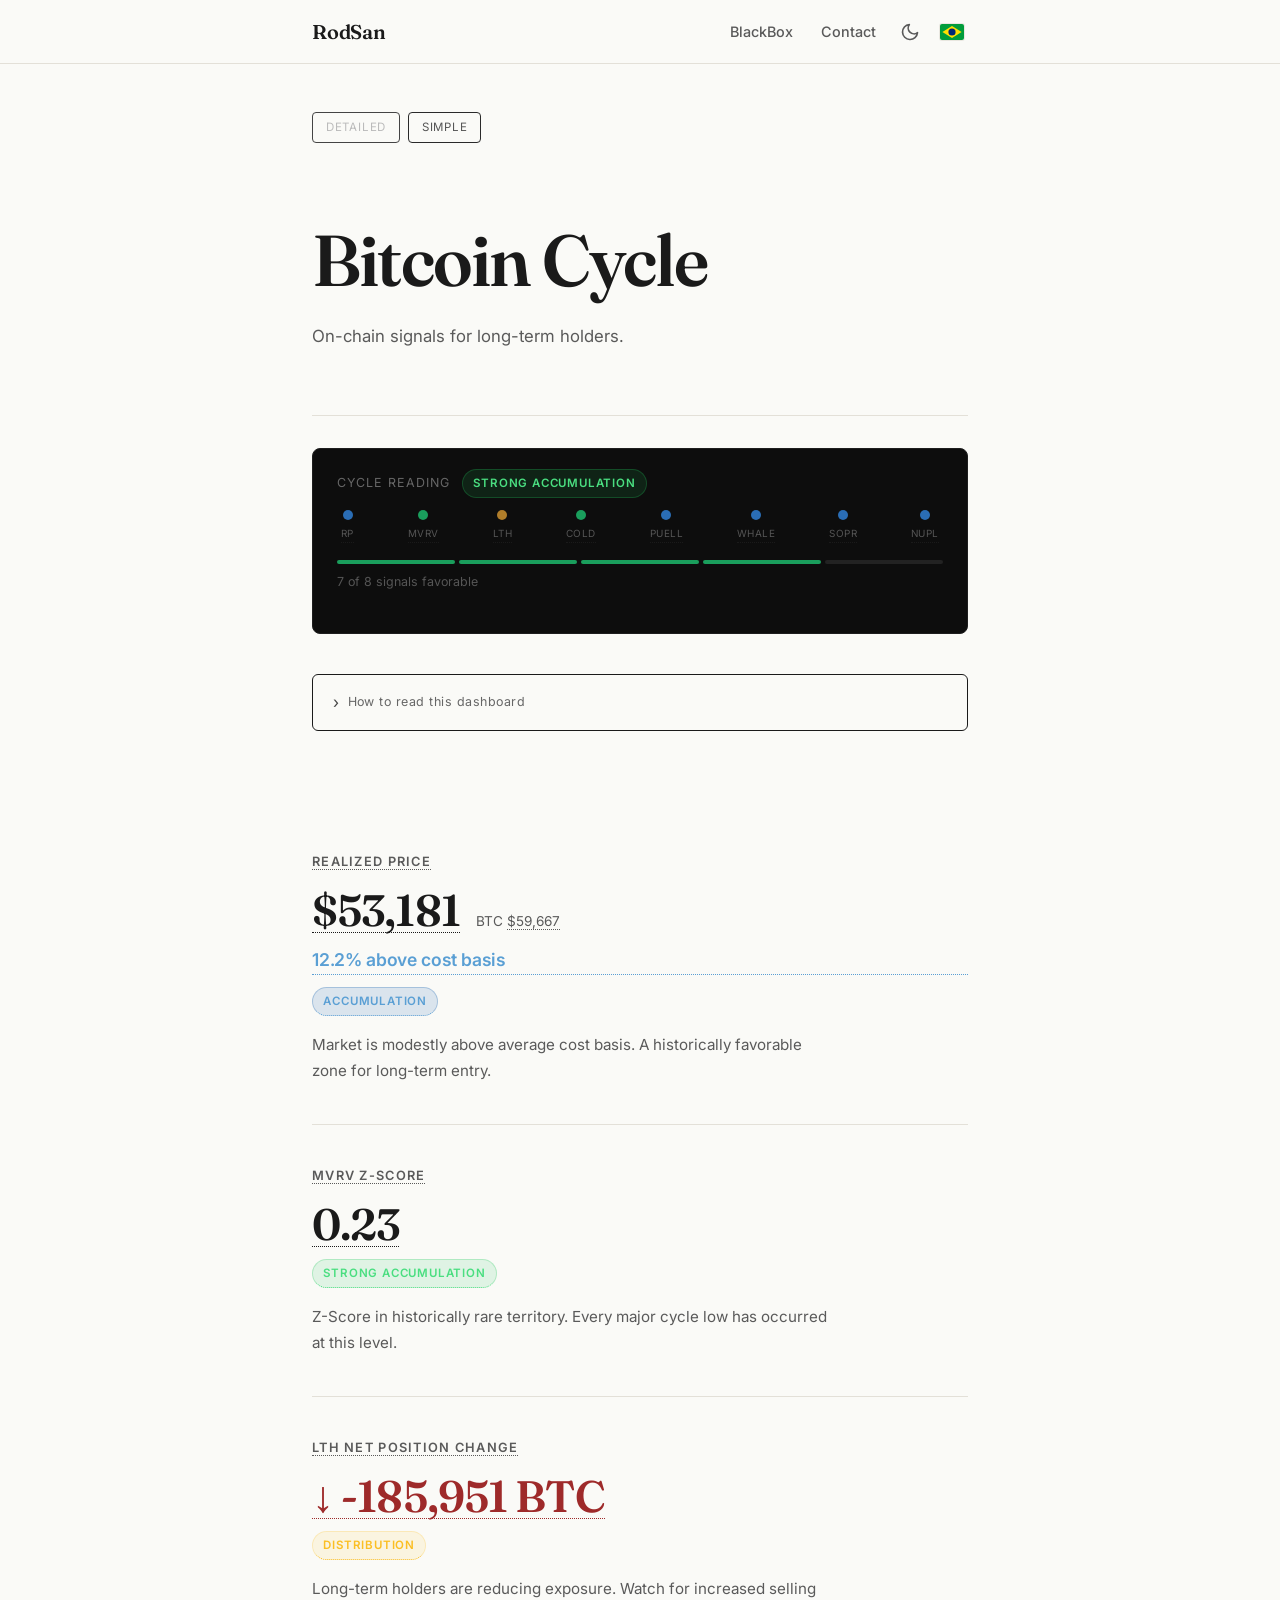
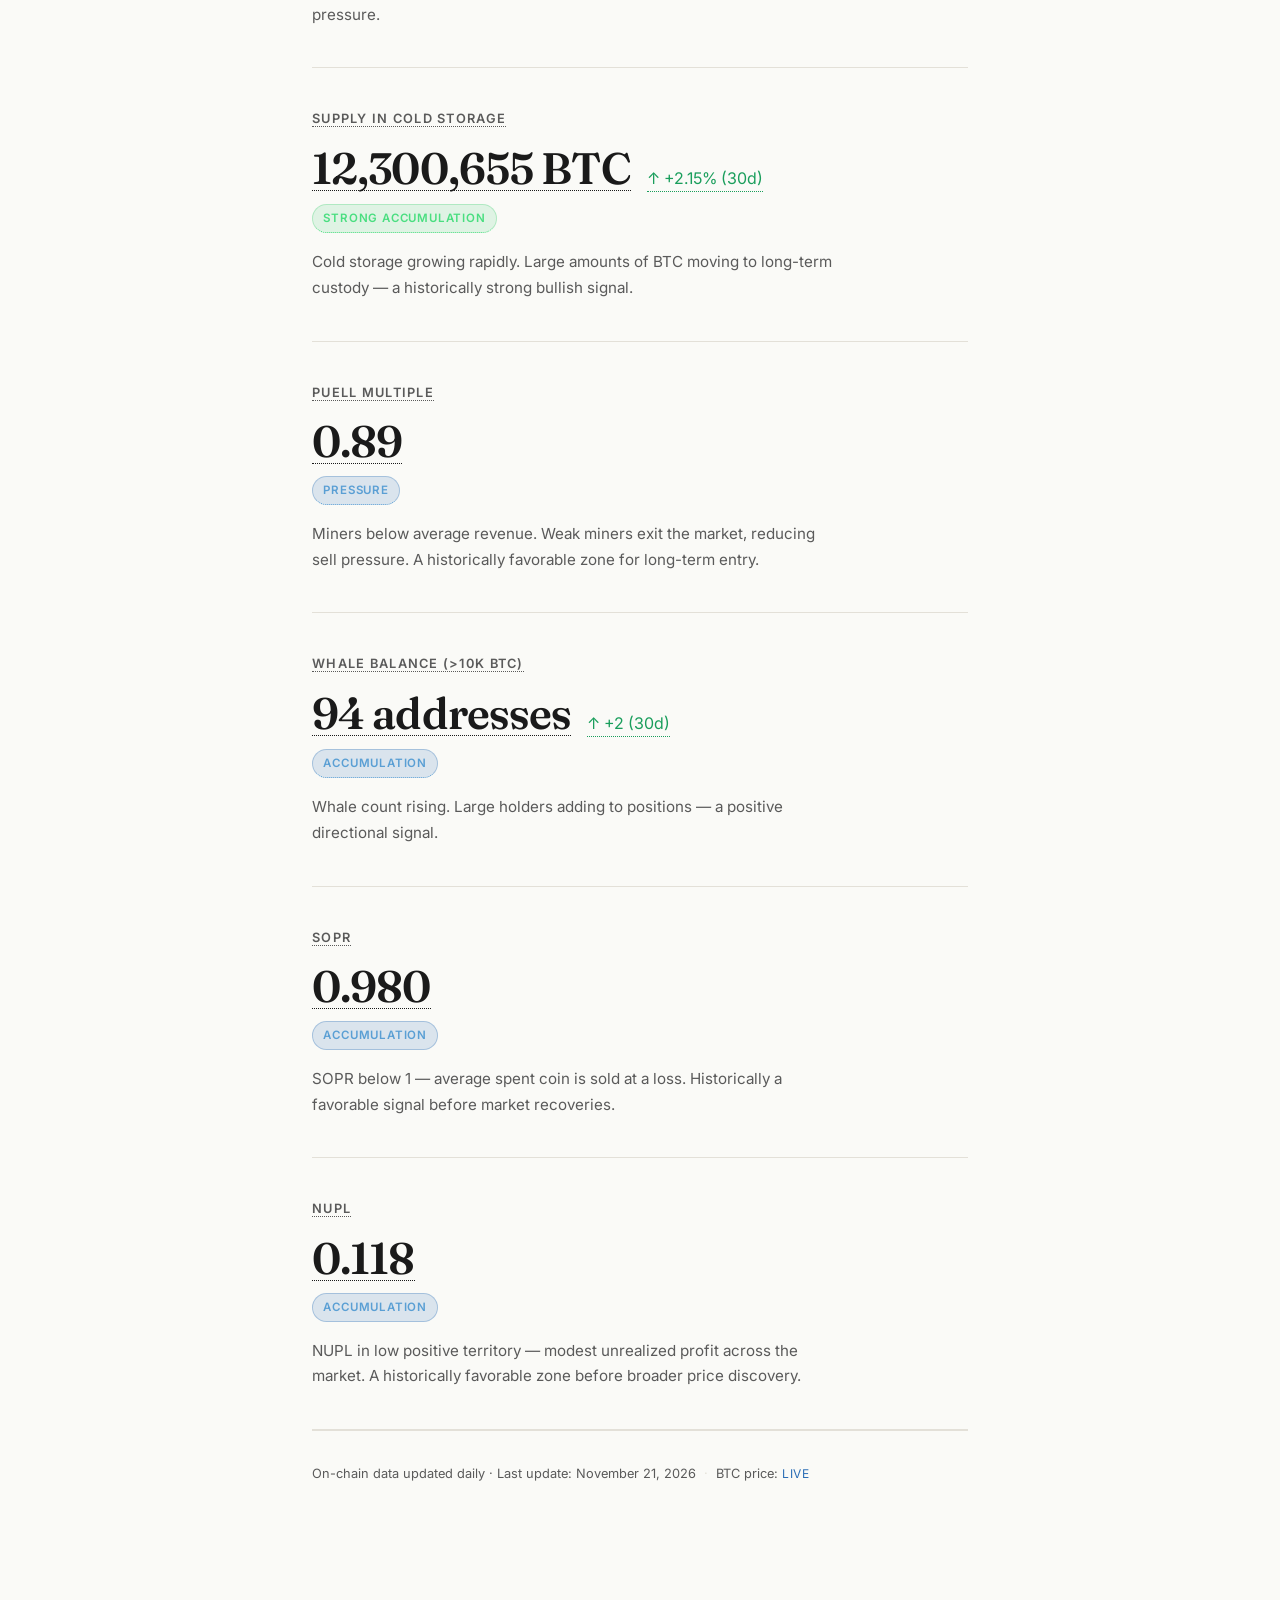
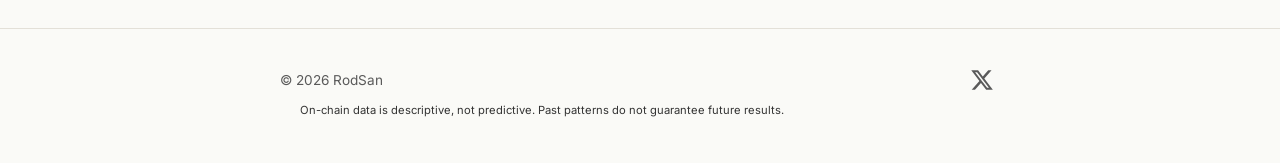
<file: index.html>
<!DOCTYPE html>
<html lang="en">
<head>
  <meta charset="UTF-8">
  <meta name="viewport" content="width=device-width, initial-scale=1.0">
  <title>Bitcoin Cycle | BlackBox</title>
  <meta name="description" content="On-chain signals for long-term Bitcoin holders — realized price, MVRV Z-Score, and cycle zone analysis.">

  <link rel="alternate" hreflang="en" href="https://0xrodsan.github.io/btc-cycle/">
  <link rel="alternate" hreflang="x-default" href="https://0xrodsan.github.io/btc-cycle/">
  <link rel="canonical" href="https://0xrodsan.github.io/btc-cycle/">

  <link rel="preconnect" href="https://fonts.googleapis.com">
  <link rel="preconnect" href="https://fonts.gstatic.com" crossorigin>
  <link href="https://fonts.googleapis.com/css2?family=Fraunces:ital,wght@0,400;0,600;0,700;1,400&family=Inter:wght@400;500;600&display=swap" rel="stylesheet">

  <link rel="stylesheet" href="style.css">

  <!-- Prevent flash of wrong theme -->
  <script>
    (function () {
      var stored = localStorage.getItem("theme");
      var prefersDark = window.matchMedia("(prefers-color-scheme: dark)").matches;
      document.documentElement.setAttribute("data-theme", stored || (prefersDark ? "dark" : "light"));
    })();
  </script>

  <script src="config.js"></script>
</head>
<body>

  <!-- ============================================================
       Header
       ============================================================ -->
  <header class="site-header">
    <div class="header-inner">
      <a href="https://0xrodsan.github.io/" class="site-logo">RodSan</a>

      <nav class="site-nav" aria-label="Main navigation">
        <ul class="nav-list">
          <li class="nav-item"><a href="https://0xrodsan.github.io/blackbox/" class="nav-link">BlackBox</a></li>
          <li class="nav-item"><a href="https://0xrodsan.github.io/contato.html" class="nav-link">Contact</a></li>
        </ul>
      </nav>

      <div class="header-actions">
        <button type="button" class="theme-toggle" aria-label="Toggle light/dark theme" title="Toggle theme">
          <svg class="icon-sun" xmlns="http://www.w3.org/2000/svg" width="20" height="20" viewBox="0 0 24 24" fill="none" stroke="currentColor" stroke-width="2" stroke-linecap="round" stroke-linejoin="round" aria-hidden="true">
            <circle cx="12" cy="12" r="4"></circle>
            <path d="M12 2v2M12 20v2M4.93 4.93l1.41 1.41M17.66 17.66l1.41 1.41M2 12h2M20 12h2M4.93 19.07l1.41-1.41M17.66 6.34l1.41-1.41"></path>
          </svg>
          <svg class="icon-moon" xmlns="http://www.w3.org/2000/svg" width="20" height="20" viewBox="0 0 24 24" fill="none" stroke="currentColor" stroke-width="2" stroke-linecap="round" stroke-linejoin="round" aria-hidden="true">
            <path d="M21 12.79A9 9 0 1 1 11.21 3 7 7 0 0 0 21 12.79z"></path>
          </svg>
        </button>

        <a href="./pt/" class="lang-flag" aria-label="Português — coming soon" title="Português — coming soon">
          <svg xmlns="http://www.w3.org/2000/svg" viewBox="0 0 30 20" width="24" height="16" aria-hidden="true">
            <rect width="30" height="20" fill="#009c3b"/>
            <polygon points="15,2.5 27,10 15,17.5 3,10" fill="#ffdf00"/>
            <circle cx="15" cy="10" r="4.5" fill="#002776"/>
          </svg>
        </a>

        <button type="button" class="menu-toggle" aria-label="Open menu" aria-expanded="false" aria-controls="mobile-nav">
          <span></span>
          <span></span>
          <span></span>
        </button>
      </div>
    </div>

    <nav id="mobile-nav" class="mobile-nav" aria-label="Mobile navigation" hidden>
      <ul class="mobile-nav-list">
        <li class="mobile-nav-item"><a href="https://0xrodsan.github.io/blackbox/" class="mobile-nav-link">BlackBox</a></li>
        <li class="mobile-nav-item"><a href="https://0xrodsan.github.io/contato.html" class="mobile-nav-link">Contact</a></li>
      </ul>
    </nav>
  </header>

  <!-- ============================================================
       Main
       ============================================================ -->
  <main class="main-content">

    <div class="view-toggle" role="group" aria-label="Display mode">
      <button class="view-toggle-btn view-toggle-btn--active" id="btn-detailed" type="button">Detailed</button>
      <button class="view-toggle-btn" id="btn-simple" type="button">Simple</button>
    </div>

    <!-- Hero -->
    <section class="hero reveal" aria-labelledby="hero-title">
      <h1 id="hero-title" class="hero-title">Bitcoin Cycle</h1>
      <p class="hero-subtitle">On-chain signals for long-term holders.</p>
    </section>

    <!-- Cycle Score -->
    <section class="cycle-score-section" id="cycle-score-container" aria-label="Aggregate cycle reading">
      <div class="cycle-score-header">
        <span class="cycle-score-label">Cycle Reading</span>
        <span class="zone-badge zone-badge--neutral" id="cycle-score-badge">—</span>
      </div>

      <div class="cycle-score-icons" id="cycle-score-icons" aria-label="Individual metric signals">
        <div class="score-icon" data-metric="realized" tabindex="0">
          <span class="score-icon-dot score-icon-dot--empty"></span>
          <span class="score-icon-label">RP</span>
        </div>
        <div class="score-icon" data-metric="mvrv" tabindex="0">
          <span class="score-icon-dot score-icon-dot--empty"></span>
          <span class="score-icon-label">MVRV</span>
        </div>
        <div class="score-icon" data-metric="lth" tabindex="0">
          <span class="score-icon-dot score-icon-dot--empty"></span>
          <span class="score-icon-label">LTH</span>
        </div>
        <div class="score-icon" data-metric="cold-storage" tabindex="0">
          <span class="score-icon-dot score-icon-dot--empty"></span>
          <span class="score-icon-label">Cold</span>
        </div>
        <div class="score-icon" data-metric="puell" tabindex="0">
          <span class="score-icon-dot score-icon-dot--empty"></span>
          <span class="score-icon-label">Puell</span>
        </div>
        <div class="score-icon" data-metric="whale" tabindex="0">
          <span class="score-icon-dot score-icon-dot--empty"></span>
          <span class="score-icon-label">Whale</span>
        </div>
        <div class="score-icon" data-metric="sopr" tabindex="0">
          <span class="score-icon-dot score-icon-dot--empty"></span>
          <span class="score-icon-label">SOPR</span>
        </div>
        <div class="score-icon" data-metric="nupl" tabindex="0">
          <span class="score-icon-dot score-icon-dot--empty"></span>
          <span class="score-icon-label">NUPL</span>
        </div>
      </div>

      <div class="cycle-score-bar" id="cycle-score-bar">
        <span class="score-segment score-segment--empty"></span>
        <span class="score-segment score-segment--empty"></span>
        <span class="score-segment score-segment--empty"></span>
        <span class="score-segment score-segment--empty"></span>
        <span class="score-segment score-segment--empty"></span>
      </div>
      <p class="cycle-score-count" id="cycle-score-count">— of 8 signals favorable</p>

    </section>

    <!-- How to read this -->
    <details class="how-to-read" id="how-to-read">
      <summary class="how-to-read-summary">How to read this dashboard</summary>
      <div class="how-to-read-content">
        <p><strong>What this tool shows</strong><br>
        Eight on-chain metrics that describe where Bitcoin sits in its long-term market cycle.
        On-chain data reads the Bitcoin blockchain directly — it reflects what holders are
        actually doing with their coins, not what they say they will do.</p>

        <p><strong>How to read the zones</strong><br>
        Each metric has a colored zone badge. The color tells you the signal at a glance:</p>
        <ul>
          <li><span class="how-to-zone how-to-zone--green">●</span> <strong>Green</strong> — historically strong accumulation territory</li>
          <li><span class="how-to-zone how-to-zone--blue">●</span> <strong>Blue</strong> — favorable zone for long-term entry</li>
          <li><span class="how-to-zone how-to-zone--neutral">●</span> <strong>Grey</strong> — neutral, no extreme signal</li>
          <li><span class="how-to-zone how-to-zone--amber">●</span> <strong>Amber</strong> — caution, market running hot</li>
          <li><span class="how-to-zone how-to-zone--red">●</span> <strong>Red</strong> — historically a distribution / cycle top zone</li>
        </ul>

        <p><strong>The eight metrics</strong><br>
        <strong>Realized Price</strong> — the average price all Bitcoin holders paid for their coins.
        When the market price drops below this, most holders are sitting on losses — historically a rare and significant signal.<br><br>
        <strong>MVRV Z-Score</strong> — measures how far above or below the average cost basis the market is,
        in statistical terms. Near zero = historically undervalued. Above 6 = historically overvalued.<br><br>
        <strong>LTH Net Position Change</strong> — how much Bitcoin moved into Long-Term Holder wallets
        (coins held 155+ days) over the last 30 days. Positive = patient capital accumulating.<br><br>
        <strong>Supply in Cold Storage</strong> — Bitcoin held by entities with little or no history of spending.
        Rising = more BTC leaving active circulation. Bullish for supply scarcity.<br><br>
        <strong>Puell Multiple</strong> — compares today's miner revenue to the annual average.
        Below 1.0 = miners under pressure, historically favorable. Above 3.0 = miners in euphoria, historically a top signal.<br><br>
        <strong>Whale Balance</strong> — number of addresses holding more than 10,000 BTC.
        Rising count = largest holders accumulating. Falling = distributing.<br><br>
        <strong>SOPR</strong> — Spent Output Profit Ratio. Measures whether coins being moved today are in profit or loss.
        Below 1.0 = coins moving at a loss (capitulation). Above 1.0 = coins moving at a profit (distribution).<br><br>
        <strong>NUPL</strong> — Net Unrealized Profit/Loss as a fraction of market cap.
        Negative = most holders underwater (historically a strong accumulation signal). Above 0.75 = near-peak euphoria.</p>

        <p><strong>Cycle Reading</strong><br>
        The bar at the top combines all eight signals into one aggregate reading.
        It is a descriptive tool — it tells you where the market has historically been,
        not where it is going. Past patterns do not guarantee future results.</p>

        <p><strong>Hover any metric</strong> for a detailed explanation. Click the metric title to
        open the reference chart.</p>
      </div>
    </details>

    <!-- Metrics -->
    <section class="metrics-section" aria-label="On-chain metrics">

      <!-- Error state — hidden until JS triggers it -->
      <p id="data-error" class="data-error" role="alert" hidden></p>

      <!-- Block 1 — Realized Price -->
      <div class="metric-block reveal" aria-labelledby="rp-label">
        <p class="metric-label" id="rp-label">
          <a class="metric-title-link" href="https://www.bitcoinmagazinepro.com/charts/realized-price/" target="_blank" rel="noopener">Realized Price</a>
        </p>

        <div class="metric-value-row">
          <span class="metric-value" id="rp-value" aria-label="Realized Price" tabindex="0">—</span>
          <span class="metric-spot-label">
            BTC <span id="btc-price-display" tabindex="0">—</span>
          </span>
        </div>

        <p class="metric-premium" id="rp-premium" aria-label="Premium or discount vs realized price" tabindex="0">—</p>

        <div class="metric-zone-row">
          <span class="zone-badge zone-badge--neutral" id="rp-zone-badge" tabindex="0">—</span>
        </div>

        <p class="metric-interpretation" id="rp-interpretation"></p>
      </div>

      <!-- Block 2 — MVRV Z-Score -->
      <div class="metric-block reveal" aria-labelledby="mvrv-label">
        <p class="metric-label" id="mvrv-label">
          <a class="metric-title-link" href="https://www.bitcoinmagazinepro.com/charts/mvrv-zscore/" target="_blank" rel="noopener">MVRV Z-Score</a>
        </p>

        <div class="metric-value-row">
          <span class="metric-value" id="mvrv-value" aria-label="MVRV Z-Score" tabindex="0">—</span>
        </div>

        <div class="metric-zone-row">
          <span class="zone-badge zone-badge--neutral" id="mvrv-zone-badge" tabindex="0">—</span>
        </div>

        <p class="metric-interpretation" id="mvrv-interpretation"></p>
      </div>

      <!-- Block 3 — LTH Net Position Change -->
      <div class="metric-block reveal" aria-labelledby="lth-label">
        <p class="metric-label" id="lth-label">
          <a class="metric-title-link" href="https://chartinspect.com/charts/lth-net-position" target="_blank" rel="noopener">LTH Net Position Change</a>
        </p>

        <div class="metric-value-row">
          <span class="metric-value" id="lth-value" aria-label="LTH Net Position Change 30d" tabindex="0">—</span>
        </div>

        <div class="metric-zone-row">
          <span class="zone-badge zone-badge--neutral" id="lth-zone-badge" tabindex="0">—</span>
        </div>

        <p class="metric-interpretation" id="lth-interpretation"></p>
      </div>

      <!-- Block 4 — Supply in Cold Storage -->
      <div class="metric-block reveal" id="cold-storage-block" aria-labelledby="cold-storage-label">
        <p class="metric-label" id="cold-storage-label">
          <a class="metric-title-link"
             href="https://www.bitcoinmagazinepro.com/charts/long-term-holder-supply/"
             target="_blank" rel="noopener">Supply in Cold Storage</a>
        </p>

        <div class="metric-value-row">
          <span class="metric-value" id="cold-storage-value"
                aria-label="Supply in Cold Storage" tabindex="0">—</span>
          <span class="metric-secondary" id="cold-storage-change" tabindex="0">—</span>
        </div>

        <div class="metric-zone-row">
          <span class="zone-badge zone-badge--neutral" id="cold-storage-zone-badge" tabindex="0">—</span>
        </div>

        <p class="metric-interpretation" id="cold-storage-interpretation"></p>
      </div>

      <!-- Block 5 — Puell Multiple -->
      <div class="metric-block reveal" id="puell-block" aria-labelledby="puell-label">
        <p class="metric-label" id="puell-label">
          <a class="metric-title-link"
             href="https://www.bitcoinmagazinepro.com/charts/puell-multiple/"
             target="_blank" rel="noopener">Puell Multiple</a>
        </p>

        <div class="metric-value-row">
          <span class="metric-value" id="puell-value"
                aria-label="Puell Multiple" tabindex="0">—</span>
        </div>

        <div class="metric-zone-row">
          <span class="zone-badge zone-badge--neutral" id="puell-zone-badge" tabindex="0">—</span>
        </div>

        <p class="metric-interpretation" id="puell-interpretation"></p>
      </div>

      <!-- Block 6 — Whale Balance -->
      <div class="metric-block reveal" id="whale-block" aria-labelledby="whale-label">
        <p class="metric-label" id="whale-label">
          <a class="metric-title-link"
             href="https://charts.bgeometrics.com/distribution_coin_humpback_dark.html"
             target="_blank" rel="noopener">Whale Balance (&gt;10k BTC)</a>
        </p>

        <div class="metric-value-row">
          <span class="metric-value" id="whale-value"
                aria-label="Whale Balance" tabindex="0">—</span>
          <span class="metric-secondary" id="whale-change" tabindex="0">—</span>
        </div>

        <div class="metric-zone-row">
          <span class="zone-badge zone-badge--neutral" id="whale-zone-badge" tabindex="0">—</span>
        </div>

        <p class="metric-interpretation" id="whale-interpretation"></p>
      </div>

      <!-- Block 7 — SOPR -->
      <div class="metric-block reveal" id="sopr-block" aria-labelledby="sopr-label">
        <p class="metric-label" id="sopr-label">
          <a class="metric-title-link"
             href="https://www.bitcoinmagazinepro.com/charts/sopr/"
             target="_blank" rel="noopener">SOPR</a>
        </p>

        <div class="metric-value-row">
          <span class="metric-value" id="sopr-value"
                aria-label="SOPR" tabindex="0">—</span>
        </div>

        <div class="metric-zone-row">
          <span class="zone-badge zone-badge--neutral" id="sopr-zone-badge" tabindex="0">—</span>
        </div>

        <p class="metric-interpretation" id="sopr-interpretation"></p>
      </div>

      <!-- Block 8 — NUPL -->
      <div class="metric-block reveal" id="nupl-block" aria-labelledby="nupl-label">
        <p class="metric-label" id="nupl-label">
          <a class="metric-title-link"
             href="https://www.bitcoinmagazinepro.com/charts/nupl/"
             target="_blank" rel="noopener">NUPL</a>
        </p>

        <div class="metric-value-row">
          <span class="metric-value" id="nupl-value"
                aria-label="NUPL" tabindex="0">—</span>
        </div>

        <div class="metric-zone-row">
          <span class="zone-badge zone-badge--neutral" id="nupl-zone-badge" tabindex="0">—</span>
        </div>

        <p class="metric-interpretation" id="nupl-interpretation"></p>
      </div>

      <!-- Data freshness -->
      <div class="data-freshness" aria-label="Data freshness">
        <span id="freshness-onchain">On-chain data updated daily · Last update: <span id="last-update">—</span></span>
        <span class="freshness-separator">&nbsp;·&nbsp;</span>
        <span id="freshness-price">BTC price: <span class="freshness-live">live</span></span>
      </div>

    </section>

  </main>

  <!-- ============================================================
       Footer
       ============================================================ -->
  <footer class="site-footer">
    <div class="footer-inner">
      <p class="footer-copy">© <span class="footer-year">2025</span> RodSan</p>
      <ul class="footer-social">
        <li>
          <a href="https://x.com/0xRodSan" class="footer-social-link" target="_blank" rel="noopener noreferrer" aria-label="X (Twitter)">
            <svg xmlns="http://www.w3.org/2000/svg" viewBox="0 0 24 24" width="24" height="24" fill="currentColor" aria-hidden="true">
              <path d="M18.244 2.25h3.308l-7.227 8.26 8.502 11.24H16.17l-5.214-6.817L4.99 21.75H1.68l7.73-8.835L1.254 2.25H8.08l4.713 6.231zm-1.161 17.52h1.833L7.084 4.126H5.117z"/>
            </svg>
          </a>
        </li>
      </ul>
    </div>
    <p class="footer-disclaimer">On-chain data is descriptive, not predictive. Past patterns do not guarantee future results.</p>
  </footer>

  <script src="i18n.js"></script>
  <script src="tooltips.js"></script>
  <script src="cycleScore.js"></script>
  <script src="main.js" defer></script>
</body>
</html>
</file>
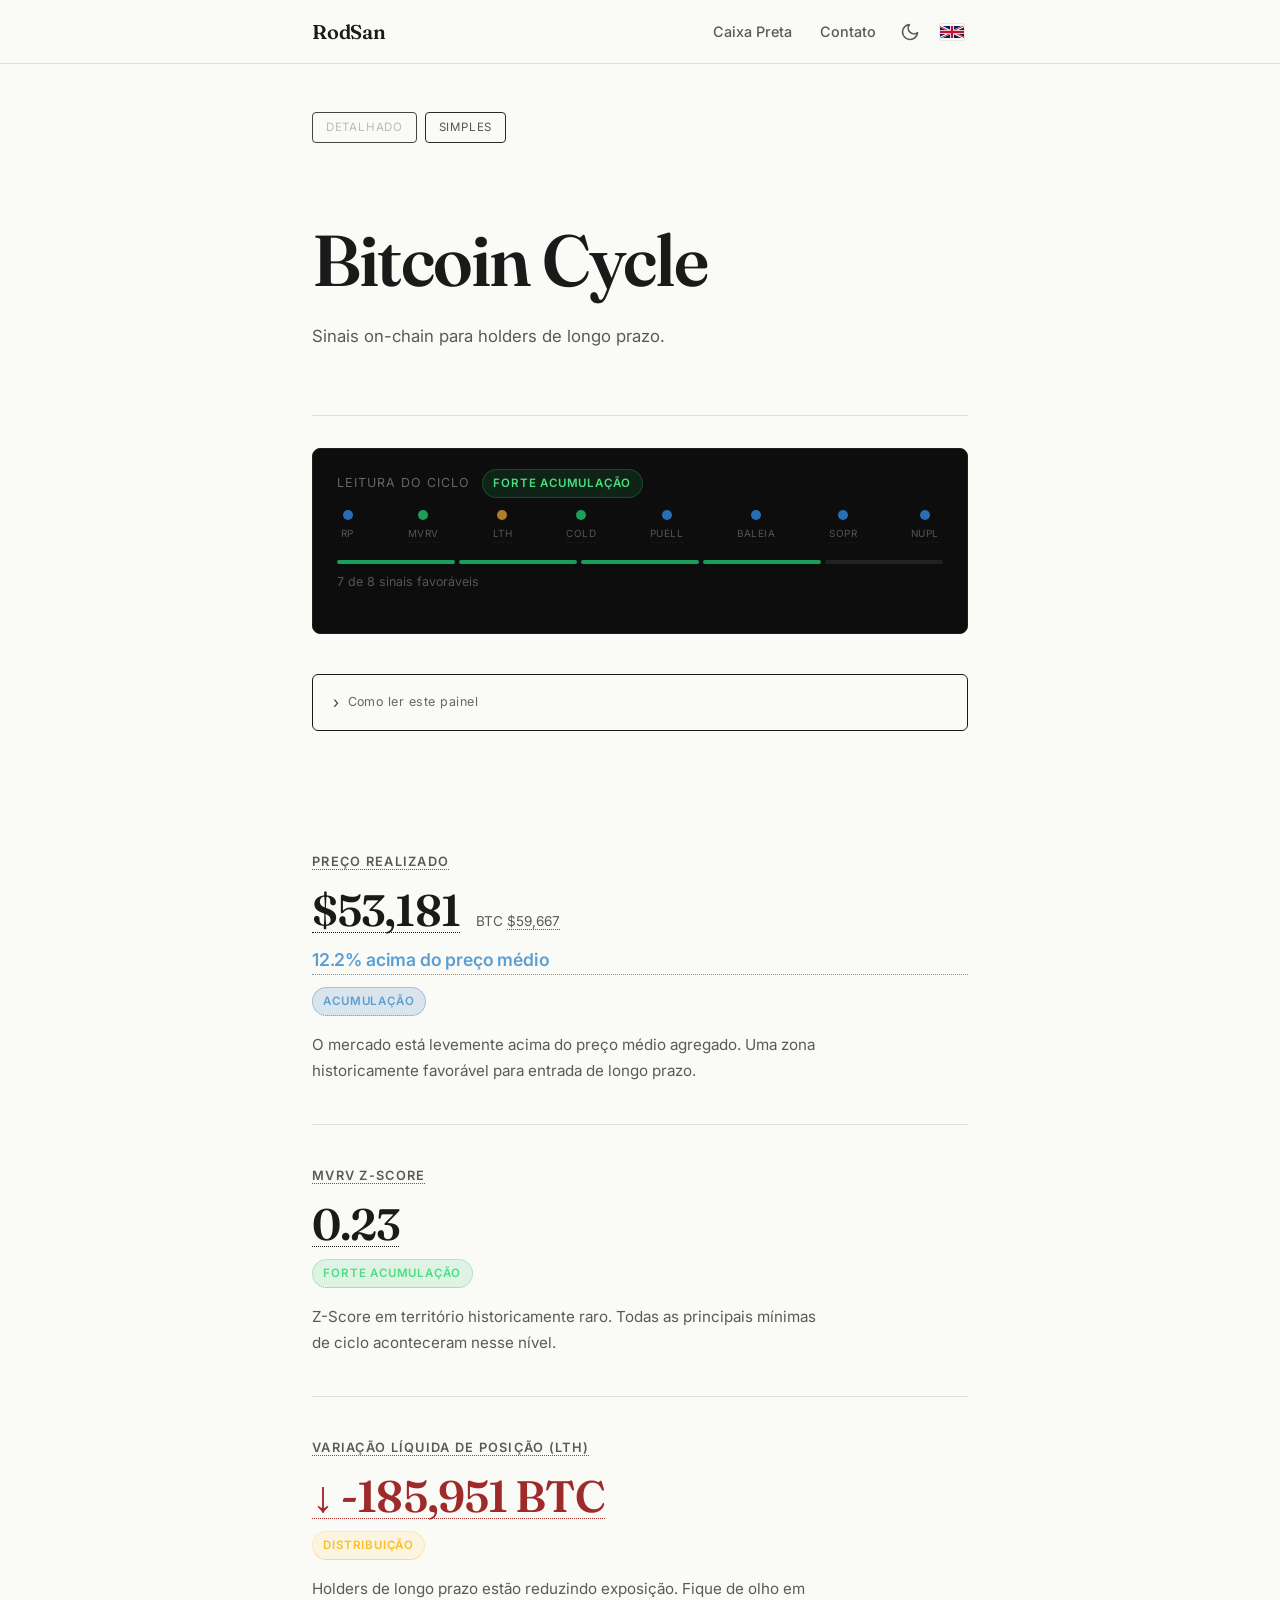
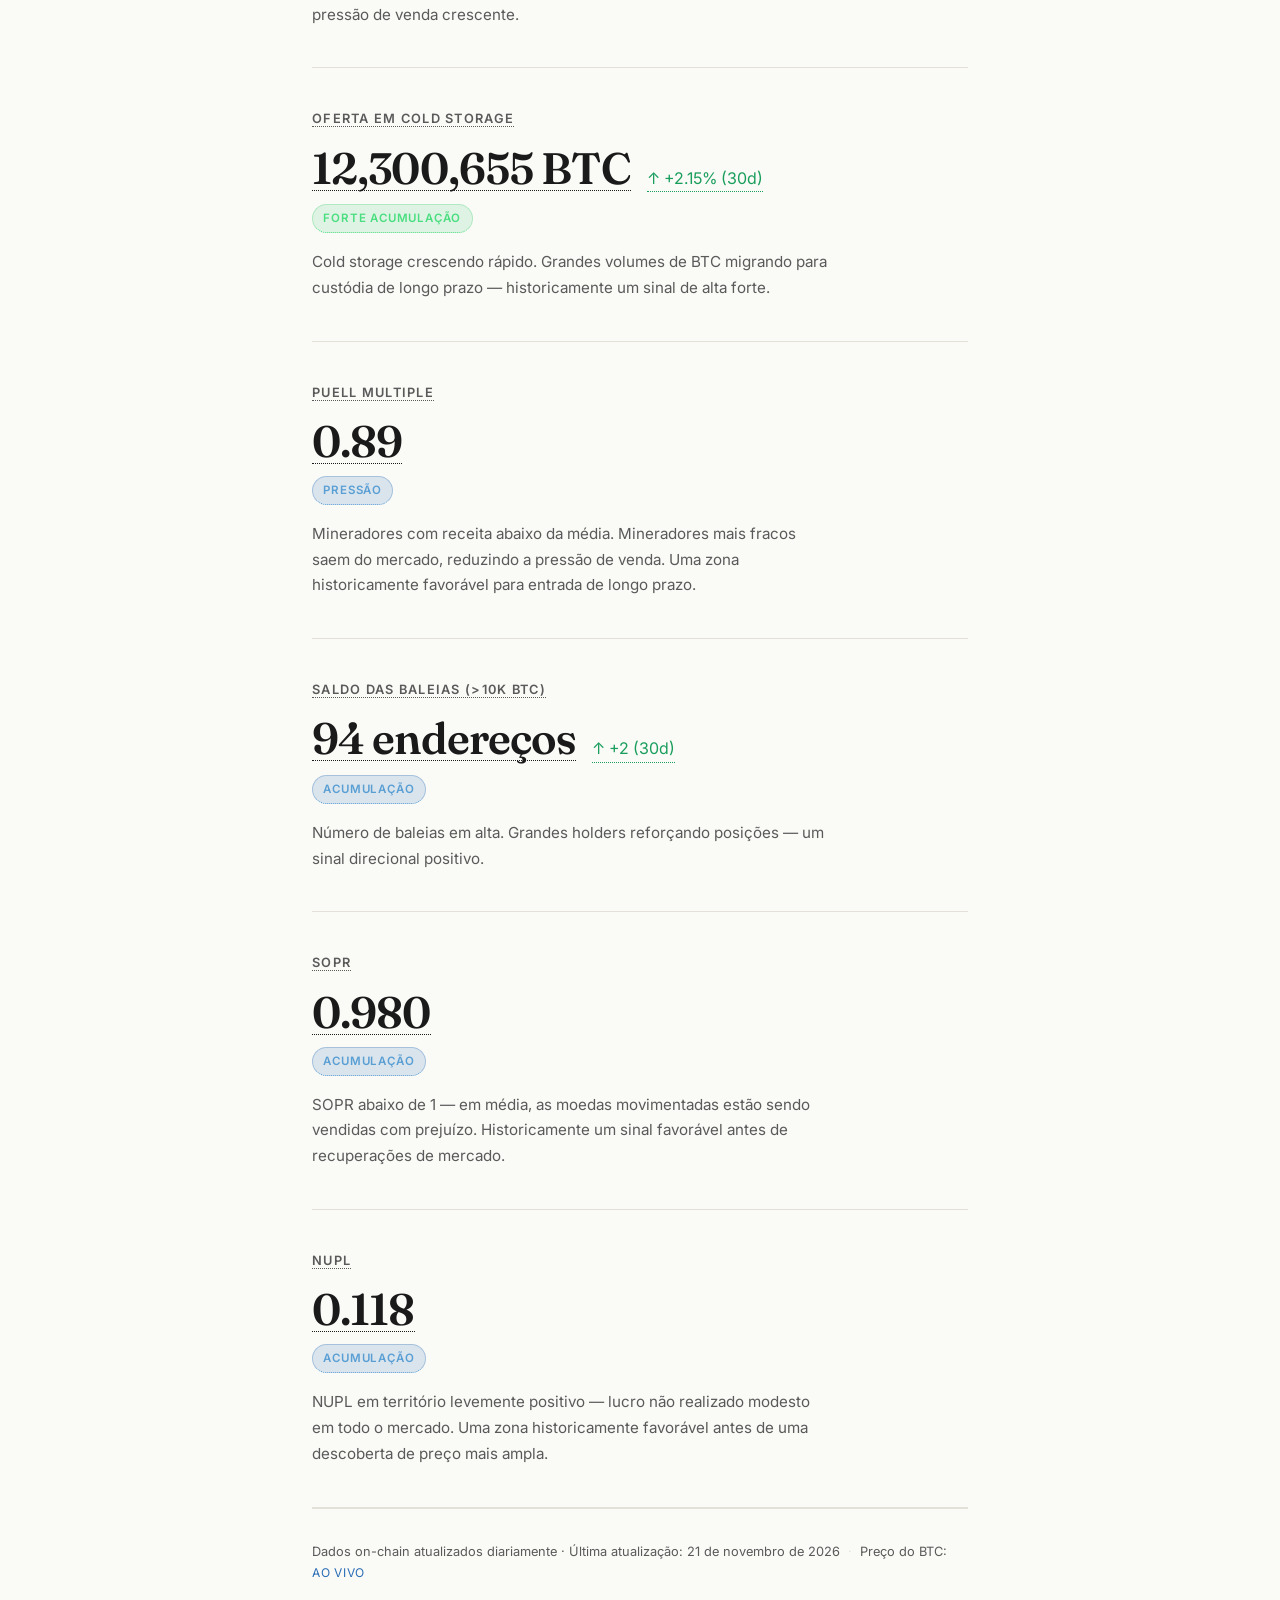
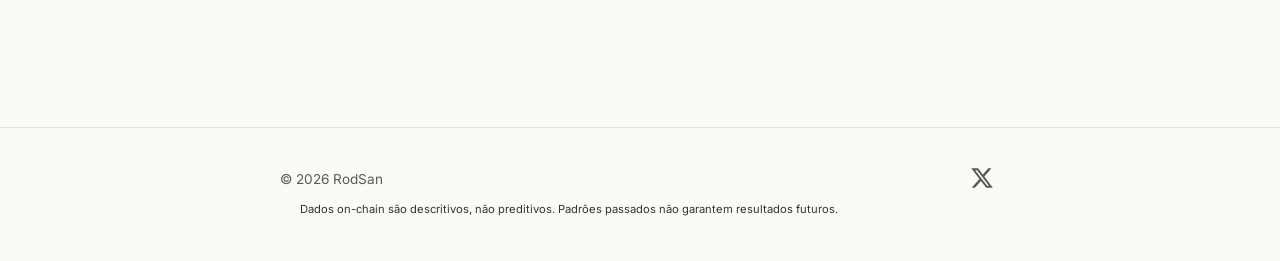
<file: pt/index.html>
<!DOCTYPE html>
<html lang="pt-BR">
<head>
  <meta charset="UTF-8">
  <meta name="viewport" content="width=device-width, initial-scale=1.0">
  <title>Bitcoin Cycle | BlackBox</title>
  <meta name="description" content="Sinais on-chain para holders de longo prazo de Bitcoin — preço realizado, MVRV Z-Score e análise de zona de ciclo.">

  <link rel="alternate" hreflang="pt-BR" href="https://0xrodsan.github.io/btc-cycle/pt/">
  <link rel="alternate" hreflang="en" href="https://0xrodsan.github.io/btc-cycle/">
  <link rel="alternate" hreflang="x-default" href="https://0xrodsan.github.io/btc-cycle/">
  <link rel="canonical" href="https://0xrodsan.github.io/btc-cycle/pt/">

  <link rel="preconnect" href="https://fonts.googleapis.com">
  <link rel="preconnect" href="https://fonts.gstatic.com" crossorigin>
  <link href="https://fonts.googleapis.com/css2?family=Fraunces:ital,wght@0,400;0,600;0,700;1,400&family=Inter:wght@400;500;600&display=swap" rel="stylesheet">

  <link rel="stylesheet" href="../style.css">

  <!-- Prevent flash of wrong theme -->
  <script>
    (function () {
      var stored = localStorage.getItem("theme");
      var prefersDark = window.matchMedia("(prefers-color-scheme: dark)").matches;
      document.documentElement.setAttribute("data-theme", stored || (prefersDark ? "dark" : "light"));
    })();
  </script>

  <script src="../config.js"></script>
</head>
<body>

  <!-- ============================================================
       Header
       ============================================================ -->
  <header class="site-header">
    <div class="header-inner">
      <a href="https://0xrodsan.github.io/" class="site-logo">RodSan</a>

      <nav class="site-nav" aria-label="Navegação principal">
        <ul class="nav-list">
          <li class="nav-item"><a href="https://0xrodsan.github.io/blackbox/" class="nav-link">Caixa Preta</a></li>
          <li class="nav-item"><a href="https://0xrodsan.github.io/contato.html" class="nav-link">Contato</a></li>
        </ul>
      </nav>

      <div class="header-actions">
        <button type="button" class="theme-toggle" aria-label="Alternar tema claro/escuro" title="Alternar tema">
          <svg class="icon-sun" xmlns="http://www.w3.org/2000/svg" width="20" height="20" viewBox="0 0 24 24" fill="none" stroke="currentColor" stroke-width="2" stroke-linecap="round" stroke-linejoin="round" aria-hidden="true">
            <circle cx="12" cy="12" r="4"></circle>
            <path d="M12 2v2M12 20v2M4.93 4.93l1.41 1.41M17.66 17.66l1.41 1.41M2 12h2M20 12h2M4.93 19.07l1.41-1.41M17.66 6.34l1.41-1.41"></path>
          </svg>
          <svg class="icon-moon" xmlns="http://www.w3.org/2000/svg" width="20" height="20" viewBox="0 0 24 24" fill="none" stroke="currentColor" stroke-width="2" stroke-linecap="round" stroke-linejoin="round" aria-hidden="true">
            <path d="M21 12.79A9 9 0 1 1 11.21 3 7 7 0 0 0 21 12.79z"></path>
          </svg>
        </button>

        <a href="https://0xrodsan.github.io/btc-cycle/" class="lang-flag" aria-label="English" title="English">
          <svg xmlns="http://www.w3.org/2000/svg" viewBox="0 0 60 30" width="24" height="16" aria-hidden="true">
            <clipPath id="a"><path d="M0 0v30h60V0z"/></clipPath>
            <clipPath id="b"><path d="M30 15h30v15zv15H0zH0V0zV0h30z"/></clipPath>
            <g clip-path="url(#a)">
              <path d="M0 0v30h60V0z" fill="#012169"/>
              <path d="M0 0l60 30m0-30L0 30" stroke="#fff" stroke-width="6"/>
              <path d="M0 0l60 30m0-30L0 30" clip-path="url(#b)" stroke="#C8102E" stroke-width="4"/>
              <path d="M30 0v30M0 15h60" stroke="#fff" stroke-width="10"/>
              <path d="M30 0v30M0 15h60" stroke="#C8102E" stroke-width="6"/>
            </g>
          </svg>
        </a>

        <button type="button" class="menu-toggle" aria-label="Abrir menu" aria-expanded="false" aria-controls="mobile-nav">
          <span></span>
          <span></span>
          <span></span>
        </button>
      </div>
    </div>

    <nav id="mobile-nav" class="mobile-nav" aria-label="Navegação móvel" hidden>
      <ul class="mobile-nav-list">
        <li class="mobile-nav-item"><a href="https://0xrodsan.github.io/blackbox/" class="mobile-nav-link">Caixa Preta</a></li>
        <li class="mobile-nav-item"><a href="https://0xrodsan.github.io/contato.html" class="mobile-nav-link">Contato</a></li>
      </ul>
    </nav>
  </header>

  <!-- ============================================================
       Main
       ============================================================ -->
  <main class="main-content">

    <div class="view-toggle" role="group" aria-label="Modo de exibição">
      <button class="view-toggle-btn view-toggle-btn--active" id="btn-detailed" type="button">Detalhado</button>
      <button class="view-toggle-btn" id="btn-simple" type="button">Simples</button>
    </div>

    <!-- Hero -->
    <section class="hero reveal" aria-labelledby="hero-title">
      <h1 id="hero-title" class="hero-title">Bitcoin Cycle</h1>
      <p class="hero-subtitle">Sinais on-chain para holders de longo prazo.</p>
    </section>

    <!-- Cycle Score -->
    <section class="cycle-score-section" id="cycle-score-container" aria-label="Leitura agregada do ciclo">
      <div class="cycle-score-header">
        <span class="cycle-score-label">Leitura do Ciclo</span>
        <span class="zone-badge zone-badge--neutral" id="cycle-score-badge">—</span>
      </div>

      <div class="cycle-score-icons" id="cycle-score-icons" aria-label="Sinais individuais de cada métrica">
        <div class="score-icon" data-metric="realized" tabindex="0">
          <span class="score-icon-dot score-icon-dot--empty"></span>
          <span class="score-icon-label">RP</span>
        </div>
        <div class="score-icon" data-metric="mvrv" tabindex="0">
          <span class="score-icon-dot score-icon-dot--empty"></span>
          <span class="score-icon-label">MVRV</span>
        </div>
        <div class="score-icon" data-metric="lth" tabindex="0">
          <span class="score-icon-dot score-icon-dot--empty"></span>
          <span class="score-icon-label">LTH</span>
        </div>
        <div class="score-icon" data-metric="cold-storage" tabindex="0">
          <span class="score-icon-dot score-icon-dot--empty"></span>
          <span class="score-icon-label">Cold</span>
        </div>
        <div class="score-icon" data-metric="puell" tabindex="0">
          <span class="score-icon-dot score-icon-dot--empty"></span>
          <span class="score-icon-label">Puell</span>
        </div>
        <div class="score-icon" data-metric="whale" tabindex="0">
          <span class="score-icon-dot score-icon-dot--empty"></span>
          <span class="score-icon-label">Baleia</span>
        </div>
        <div class="score-icon" data-metric="sopr" tabindex="0">
          <span class="score-icon-dot score-icon-dot--empty"></span>
          <span class="score-icon-label">SOPR</span>
        </div>
        <div class="score-icon" data-metric="nupl" tabindex="0">
          <span class="score-icon-dot score-icon-dot--empty"></span>
          <span class="score-icon-label">NUPL</span>
        </div>
      </div>

      <div class="cycle-score-bar" id="cycle-score-bar">
        <span class="score-segment score-segment--empty"></span>
        <span class="score-segment score-segment--empty"></span>
        <span class="score-segment score-segment--empty"></span>
        <span class="score-segment score-segment--empty"></span>
        <span class="score-segment score-segment--empty"></span>
      </div>
      <p class="cycle-score-count" id="cycle-score-count">— de 8 sinais favoráveis</p>

    </section>

    <!-- How to read this -->
    <details class="how-to-read" id="how-to-read">
      <summary class="how-to-read-summary">Como ler este painel</summary>
      <div class="how-to-read-content">
        <p><strong>O que esta ferramenta mostra</strong><br>
        Oito métricas on-chain que descrevem em que ponto do ciclo de mercado de longo prazo o Bitcoin se encontra.
        Dados on-chain leem a blockchain do Bitcoin diretamente — refletem o que os holders estão
        realmente fazendo com suas moedas, não o que dizem que vão fazer.</p>

        <p><strong>Como ler as zonas</strong><br>
        Cada métrica tem um badge de zona colorido. A cor indica o sinal rapidamente:</p>
        <ul>
          <li><span class="how-to-zone how-to-zone--green">●</span> <strong>Verde</strong> — território historicamente forte de acumulação</li>
          <li><span class="how-to-zone how-to-zone--blue">●</span> <strong>Azul</strong> — zona favorável para entrada de longo prazo</li>
          <li><span class="how-to-zone how-to-zone--neutral">●</span> <strong>Cinza</strong> — neutro, sem sinal extremo</li>
          <li><span class="how-to-zone how-to-zone--amber">●</span> <strong>Âmbar</strong> — atenção, mercado esquentando</li>
          <li><span class="how-to-zone how-to-zone--red">●</span> <strong>Vermelho</strong> — historicamente uma zona de distribuição / topo de ciclo</li>
        </ul>

        <p><strong>As oito métricas</strong><br>
        <strong>Preço Realizado</strong> — o preço médio que todos os holders de Bitcoin pagaram por suas moedas.
        Quando o preço de mercado cai abaixo disso, a maioria dos holders está com prejuízo — historicamente um sinal raro e significativo.<br><br>
        <strong>MVRV Z-Score</strong> — mede, em termos estatísticos, o quanto o mercado está acima ou abaixo do preço médio.
        Perto de zero = historicamente subvalorizado. Acima de 6 = historicamente sobrevalorizado.<br><br>
        <strong>Variação Líquida de Posição (LTH)</strong> — quanto Bitcoin entrou em carteiras de Long-Term Holder
        (moedas paradas há 155+ dias) nos últimos 30 dias. Positivo = capital paciente acumulando.<br><br>
        <strong>Oferta em Cold Storage</strong> — Bitcoin em posse de entidades com pouco ou nenhum histórico de movimentação.
        Em alta = mais BTC saindo da circulação ativa. Um sinal altista para a escassez de oferta.<br><br>
        <strong>Puell Multiple</strong> — compara a receita dos mineradores hoje com a média anual.
        Abaixo de 1,0 = mineradores sob pressão, historicamente favorável. Acima de 3,0 = mineradores em euforia, historicamente um sinal de topo.<br><br>
        <strong>Saldo das Baleias</strong> — número de endereços com mais de 10.000 BTC.
        Número em alta = os maiores holders acumulando. Em queda = distribuindo.<br><br>
        <strong>SOPR</strong> — Spent Output Profit Ratio. Mede se as moedas movimentadas hoje estão no lucro ou no prejuízo.
        Abaixo de 1,0 = moedas sendo movimentadas com prejuízo (capitulação). Acima de 1,0 = moedas sendo movimentadas com lucro (distribuição).<br><br>
        <strong>NUPL</strong> — Net Unrealized Profit/Loss como fração do market cap.
        Negativo = maioria dos holders no prejuízo (historicamente um forte sinal de acumulação). Acima de 0,75 = euforia próxima do pico.</p>

        <p><strong>Leitura do Ciclo</strong><br>
        A barra no topo combina os oito sinais em uma leitura agregada.
        É uma ferramenta descritiva — mostra onde o mercado historicamente esteve,
        não para onde está indo. Padrões passados não garantem resultados futuros.</p>

        <p><strong>Passe o mouse sobre qualquer métrica</strong> para uma explicação detalhada. Clique no título da métrica para
        abrir o gráfico de referência.</p>
      </div>
    </details>

    <!-- Metrics -->
    <section class="metrics-section" aria-label="Métricas on-chain">

      <!-- Error state — hidden until JS triggers it -->
      <p id="data-error" class="data-error" role="alert" hidden></p>

      <!-- Block 1 — Realized Price -->
      <div class="metric-block reveal" aria-labelledby="rp-label">
        <p class="metric-label" id="rp-label">
          <a class="metric-title-link" href="https://www.bitcoinmagazinepro.com/charts/realized-price/" target="_blank" rel="noopener">Preço Realizado</a>
        </p>

        <div class="metric-value-row">
          <span class="metric-value" id="rp-value" aria-label="Preço Realizado" tabindex="0">—</span>
          <span class="metric-spot-label">
            BTC <span id="btc-price-display" tabindex="0">—</span>
          </span>
        </div>

        <p class="metric-premium" id="rp-premium" aria-label="Prêmio ou desconto em relação ao Preço Realizado" tabindex="0">—</p>

        <div class="metric-zone-row">
          <span class="zone-badge zone-badge--neutral" id="rp-zone-badge" tabindex="0">—</span>
        </div>

        <p class="metric-interpretation" id="rp-interpretation"></p>
      </div>

      <!-- Block 2 — MVRV Z-Score -->
      <div class="metric-block reveal" aria-labelledby="mvrv-label">
        <p class="metric-label" id="mvrv-label">
          <a class="metric-title-link" href="https://www.bitcoinmagazinepro.com/charts/mvrv-zscore/" target="_blank" rel="noopener">MVRV Z-Score</a>
        </p>

        <div class="metric-value-row">
          <span class="metric-value" id="mvrv-value" aria-label="MVRV Z-Score" tabindex="0">—</span>
        </div>

        <div class="metric-zone-row">
          <span class="zone-badge zone-badge--neutral" id="mvrv-zone-badge" tabindex="0">—</span>
        </div>

        <p class="metric-interpretation" id="mvrv-interpretation"></p>
      </div>

      <!-- Block 3 — LTH Net Position Change -->
      <div class="metric-block reveal" aria-labelledby="lth-label">
        <p class="metric-label" id="lth-label">
          <a class="metric-title-link" href="https://chartinspect.com/charts/lth-net-position" target="_blank" rel="noopener">Variação Líquida de Posição (LTH)</a>
        </p>

        <div class="metric-value-row">
          <span class="metric-value" id="lth-value" aria-label="Variação Líquida de Posição LTH em 30 dias" tabindex="0">—</span>
        </div>

        <div class="metric-zone-row">
          <span class="zone-badge zone-badge--neutral" id="lth-zone-badge" tabindex="0">—</span>
        </div>

        <p class="metric-interpretation" id="lth-interpretation"></p>
      </div>

      <!-- Block 4 — Supply in Cold Storage -->
      <div class="metric-block reveal" id="cold-storage-block" aria-labelledby="cold-storage-label">
        <p class="metric-label" id="cold-storage-label">
          <a class="metric-title-link"
             href="https://www.bitcoinmagazinepro.com/charts/long-term-holder-supply/"
             target="_blank" rel="noopener">Oferta em Cold Storage</a>
        </p>

        <div class="metric-value-row">
          <span class="metric-value" id="cold-storage-value"
                aria-label="Oferta em Cold Storage" tabindex="0">—</span>
          <span class="metric-secondary" id="cold-storage-change" tabindex="0">—</span>
        </div>

        <div class="metric-zone-row">
          <span class="zone-badge zone-badge--neutral" id="cold-storage-zone-badge" tabindex="0">—</span>
        </div>

        <p class="metric-interpretation" id="cold-storage-interpretation"></p>
      </div>

      <!-- Block 5 — Puell Multiple -->
      <div class="metric-block reveal" id="puell-block" aria-labelledby="puell-label">
        <p class="metric-label" id="puell-label">
          <a class="metric-title-link"
             href="https://www.bitcoinmagazinepro.com/charts/puell-multiple/"
             target="_blank" rel="noopener">Puell Multiple</a>
        </p>

        <div class="metric-value-row">
          <span class="metric-value" id="puell-value"
                aria-label="Puell Multiple" tabindex="0">—</span>
        </div>

        <div class="metric-zone-row">
          <span class="zone-badge zone-badge--neutral" id="puell-zone-badge" tabindex="0">—</span>
        </div>

        <p class="metric-interpretation" id="puell-interpretation"></p>
      </div>

      <!-- Block 6 — Whale Balance -->
      <div class="metric-block reveal" id="whale-block" aria-labelledby="whale-label">
        <p class="metric-label" id="whale-label">
          <a class="metric-title-link"
             href="https://charts.bgeometrics.com/distribution_coin_humpback_dark.html"
             target="_blank" rel="noopener">Saldo das Baleias (&gt;10k BTC)</a>
        </p>

        <div class="metric-value-row">
          <span class="metric-value" id="whale-value"
                aria-label="Saldo das Baleias" tabindex="0">—</span>
          <span class="metric-secondary" id="whale-change" tabindex="0">—</span>
        </div>

        <div class="metric-zone-row">
          <span class="zone-badge zone-badge--neutral" id="whale-zone-badge" tabindex="0">—</span>
        </div>

        <p class="metric-interpretation" id="whale-interpretation"></p>
      </div>

      <!-- Block 7 — SOPR -->
      <div class="metric-block reveal" id="sopr-block" aria-labelledby="sopr-label">
        <p class="metric-label" id="sopr-label">
          <a class="metric-title-link"
             href="https://www.bitcoinmagazinepro.com/charts/sopr/"
             target="_blank" rel="noopener">SOPR</a>
        </p>

        <div class="metric-value-row">
          <span class="metric-value" id="sopr-value"
                aria-label="SOPR" tabindex="0">—</span>
        </div>

        <div class="metric-zone-row">
          <span class="zone-badge zone-badge--neutral" id="sopr-zone-badge" tabindex="0">—</span>
        </div>

        <p class="metric-interpretation" id="sopr-interpretation"></p>
      </div>

      <!-- Block 8 — NUPL -->
      <div class="metric-block reveal" id="nupl-block" aria-labelledby="nupl-label">
        <p class="metric-label" id="nupl-label">
          <a class="metric-title-link"
             href="https://www.bitcoinmagazinepro.com/charts/nupl/"
             target="_blank" rel="noopener">NUPL</a>
        </p>

        <div class="metric-value-row">
          <span class="metric-value" id="nupl-value"
                aria-label="NUPL" tabindex="0">—</span>
        </div>

        <div class="metric-zone-row">
          <span class="zone-badge zone-badge--neutral" id="nupl-zone-badge" tabindex="0">—</span>
        </div>

        <p class="metric-interpretation" id="nupl-interpretation"></p>
      </div>

      <!-- Data freshness -->
      <div class="data-freshness" aria-label="Atualização dos dados">
        <span id="freshness-onchain">Dados on-chain atualizados diariamente · Última atualização: <span id="last-update">—</span></span>
        <span class="freshness-separator">&nbsp;·&nbsp;</span>
        <span id="freshness-price">Preço do BTC: <span class="freshness-live">ao vivo</span></span>
      </div>

    </section>

  </main>

  <!-- ============================================================
       Footer
       ============================================================ -->
  <footer class="site-footer">
    <div class="footer-inner">
      <p class="footer-copy">© <span class="footer-year">2025</span> RodSan</p>
      <ul class="footer-social">
        <li>
          <a href="https://x.com/0xRodSan" class="footer-social-link" target="_blank" rel="noopener noreferrer" aria-label="X (Twitter)">
            <svg xmlns="http://www.w3.org/2000/svg" viewBox="0 0 24 24" width="24" height="24" fill="currentColor" aria-hidden="true">
              <path d="M18.244 2.25h3.308l-7.227 8.26 8.502 11.24H16.17l-5.214-6.817L4.99 21.75H1.68l7.73-8.835L1.254 2.25H8.08l4.713 6.231zm-1.161 17.52h1.833L7.084 4.126H5.117z"/>
            </svg>
          </a>
        </li>
      </ul>
    </div>
    <p class="footer-disclaimer">Dados on-chain são descritivos, não preditivos. Padrões passados não garantem resultados futuros.</p>
  </footer>

  <script src="../i18n.js"></script>
  <script src="../tooltips.js"></script>
  <script src="../cycleScore.js"></script>
  <script src="../main.js" defer></script>
</body>
</html>
</file>
<file: style.css>
/* ============================================================
   Theme tokens
   ============================================================ */
:root {
  --font-serif: "Fraunces", "Iowan Old Style", "Apple Garamond", Georgia, serif;
  --font-sans: "Inter", -apple-system, BlinkMacSystemFont, "Segoe UI", Roboto, sans-serif;

  --max-width: 720px;
  --header-height: 64px;

  --transition-fast: 180ms ease;
  --transition-medium: 320ms ease;

  --radius-sm: 6px;
  --radius-md: 12px;
  --radius-lg: 16px;

  /* Zone palette — same in both themes (semantic colors, not theme-aware) */
  --zone-green-bg:       rgba(34, 197, 94, 0.12);
  --zone-green-text:     #4ade80;
  --zone-green-border:   rgba(34, 197, 94, 0.25);

  --zone-soft-green-bg:  rgba(74, 222, 128, 0.08);
  --zone-soft-green-text: #86efac;
  --zone-soft-green-border: rgba(74, 222, 128, 0.18);

  --zone-neutral-bg:     rgba(156, 163, 175, 0.12);
  --zone-neutral-text:   #9ca3af;
  --zone-neutral-border: rgba(156, 163, 175, 0.22);

  --zone-amber-bg:       rgba(251, 191, 36, 0.10);
  --zone-amber-text:     #fbbf24;
  --zone-amber-border:   rgba(251, 191, 36, 0.22);

  --zone-red-bg:         rgba(239, 68, 68, 0.10);
  --zone-red-text:       #f87171;
  --zone-red-border:     rgba(239, 68, 68, 0.22);
}

[data-theme="light"] {
  --color-bg:          #fafaf7;
  --color-surface:     #f3f1ec;
  --color-text:        #1a1a1a;
  --color-text-muted:  #5a5a5a;
  --color-border:      #e3e0d8;
  --color-accent:      #1a1a1a;
  --color-link:        #1a1a1a;
  --color-link-hover:  #5a5a5a;
}

[data-theme="dark"] {
  --color-bg:          #131312;
  --color-surface:     #1c1c1a;
  --color-text:        #ececea;
  --color-text-muted:  #9a9a96;
  --color-border:      #2a2a27;
  --color-accent:      #ececea;
  --color-link:        #ececea;
  --color-link-hover:  #b8b8b3;
}

/* ============================================================
   Reset & base
   ============================================================ */
*,
*::before,
*::after {
  box-sizing: border-box;
  margin: 0;
  padding: 0;
}

html {
  scroll-behavior: smooth;
  -webkit-text-size-adjust: 100%;
}

body {
  font-family: var(--font-sans);
  font-size: 16px;
  line-height: 1.65;
  color: var(--color-text);
  background-color: var(--color-bg);
  -webkit-font-smoothing: antialiased;
  -moz-osx-font-smoothing: grayscale;
  transition: background-color var(--transition-medium), color var(--transition-medium);
  min-height: 100vh;
  display: flex;
  flex-direction: column;
}

a {
  color: var(--color-link);
  text-decoration: none;
  transition: color var(--transition-fast);
}

a:hover {
  color: var(--color-link-hover);
}

button {
  font: inherit;
  color: inherit;
  background: none;
  border: none;
  cursor: pointer;
}

ul {
  list-style: none;
}

img,
svg {
  display: block;
  max-width: 100%;
}

/* ============================================================
   Header
   ============================================================ */
.site-header {
  position: fixed;
  top: 0;
  left: 0;
  right: 0;
  z-index: 100;
  height: var(--header-height);
  background-color: color-mix(in srgb, var(--color-bg) 88%, transparent);
  backdrop-filter: saturate(180%) blur(12px);
  -webkit-backdrop-filter: saturate(180%) blur(12px);
  border-bottom: 1px solid var(--color-border);
  transition: background-color var(--transition-medium), border-color var(--transition-medium);
}

.header-inner {
  height: 100%;
  max-width: var(--max-width);
  margin: 0 auto;
  padding: 0 1.25rem;
  display: flex;
  align-items: center;
  justify-content: space-between;
  gap: 1rem;
}

.site-logo {
  font-family: var(--font-serif);
  font-size: 1.25rem;
  font-weight: 600;
  letter-spacing: -0.01em;
  color: var(--color-text);
}

.site-logo:hover {
  color: var(--color-text-muted);
}

.site-nav {
  display: none;
  margin-left: auto;
}

.nav-list {
  display: flex;
  gap: 1.75rem;
}

.nav-link {
  font-size: 0.9rem;
  font-weight: 500;
  color: var(--color-text-muted);
  position: relative;
}

.nav-link::after {
  content: "";
  position: absolute;
  left: 0;
  right: 0;
  bottom: -4px;
  height: 1px;
  background-color: currentColor;
  transform: scaleX(0);
  transform-origin: left;
  transition: transform var(--transition-fast);
}

.nav-link:hover {
  color: var(--color-text);
}

.nav-link:hover::after {
  transform: scaleX(1);
}

.header-actions {
  display: flex;
  align-items: center;
  gap: 0.5rem;
}

.lang-link {
  font-size: 0.8rem;
  font-weight: 500;
  letter-spacing: 0.06em;
  text-transform: uppercase;
  color: var(--color-text-muted);
  padding: 0.25rem 0.5rem;
  border-radius: var(--radius-sm);
  transition: color var(--transition-fast), background-color var(--transition-fast);
}

.lang-link:hover {
  color: var(--color-text);
  background-color: var(--color-surface);
}

.lang-link[aria-disabled="true"] {
  opacity: 0.4;
  cursor: not-allowed;
  pointer-events: none;
}

.lang-flag {
  display: inline-flex;
  align-items: center;
  justify-content: center;
  padding: 0.25rem;
  border-radius: var(--radius-sm);
  transition: background-color var(--transition-fast);
}

.lang-flag:hover {
  background-color: var(--color-surface);
}

.lang-flag svg {
  display: block;
  width: 24px;
  height: 16px;
  border-radius: 2px;
  box-shadow: 0 0 0 1px color-mix(in srgb, var(--color-border) 70%, transparent);
}

.theme-toggle {
  display: flex;
  align-items: center;
  justify-content: center;
  width: 36px;
  height: 36px;
  border-radius: var(--radius-sm);
  color: var(--color-text-muted);
  transition: color var(--transition-fast), background-color var(--transition-fast);
}

.theme-toggle:hover {
  color: var(--color-text);
  background-color: var(--color-surface);
}

.icon-sun,
.icon-moon {
  display: none;
}

[data-theme="light"] .icon-moon {
  display: block;
}

[data-theme="dark"] .icon-sun {
  display: block;
}

.menu-toggle {
  display: flex;
  flex-direction: column;
  justify-content: center;
  gap: 4px;
  width: 36px;
  height: 36px;
  padding: 8px;
  border-radius: var(--radius-sm);
  transition: background-color var(--transition-fast);
}

.menu-toggle:hover {
  background-color: var(--color-surface);
}

.menu-toggle span {
  display: block;
  height: 1.5px;
  width: 100%;
  background-color: var(--color-text);
  border-radius: 1px;
  transition: transform var(--transition-fast), opacity var(--transition-fast);
}

.menu-toggle[aria-expanded="true"] span:nth-child(1) {
  transform: translateY(5.5px) rotate(45deg);
}

.menu-toggle[aria-expanded="true"] span:nth-child(2) {
  opacity: 0;
}

.menu-toggle[aria-expanded="true"] span:nth-child(3) {
  transform: translateY(-5.5px) rotate(-45deg);
}

/* Mobile nav */
.mobile-nav {
  border-top: 1px solid var(--color-border);
  background-color: var(--color-bg);
  padding: 1rem 1.25rem 1.5rem;
}

.mobile-nav[hidden] {
  display: none;
}

.mobile-nav-list {
  display: flex;
  flex-direction: column;
  gap: 0.75rem;
}

.mobile-nav-link {
  display: block;
  padding: 0.5rem 0;
  font-size: 1rem;
  color: var(--color-text);
  border-bottom: 1px solid var(--color-border);
}

/* ============================================================
   Main content
   ============================================================ */
.main-content {
  flex: 1;
  max-width: var(--max-width);
  width: 100%;
  margin: 0 auto;
  padding: calc(var(--header-height) + 3rem) 1.25rem 4rem;
}

/* Section reveal animation */
.reveal {
  opacity: 0;
  transform: translateY(24px);
  transition: opacity 700ms ease, transform 700ms ease;
}

.reveal.is-visible {
  opacity: 1;
  transform: translateY(0);
}

@media (prefers-reduced-motion: reduce) {
  .reveal {
    opacity: 1;
    transform: none;
    transition: none;
  }
}

/* ============================================================
   Hero
   ============================================================ */
.hero {
  padding: 3rem 0 4rem;
  border-bottom: 1px solid var(--color-border);
}

.hero-title {
  font-family: var(--font-serif);
  font-size: clamp(2.75rem, 8vw, 4.5rem);
  font-weight: 600;
  letter-spacing: -0.025em;
  line-height: 1.05;
  margin-bottom: 1.5rem;
}

.hero-subtitle {
  font-size: 1.05rem;
  line-height: 1.7;
  color: var(--color-text-muted);
  max-width: 36rem;
}

/* ============================================================
   Metrics section
   ============================================================ */
.metrics-section {
  padding: 3rem 0;
}

.metric-block {
  padding: 2.5rem 0;
  border-bottom: 1px solid var(--color-border);
}

.metric-block:last-of-type {
  border-bottom: none;
}

.metric-block:hover {
  padding-left: 0.5rem;
  border-left: 2px solid var(--color-border);
  margin-left: -0.5rem;
  transition: padding-left 0.2s ease, border-left 0.2s ease;
}

.metric-label {
  font-size: 0.8rem;
  font-weight: 600;
  letter-spacing: 0.1em;
  text-transform: uppercase;
  color: var(--color-text-muted);
  margin-bottom: 1rem;
}

.metric-value-row {
  display: flex;
  align-items: baseline;
  gap: 0.75rem;
  flex-wrap: wrap;
  margin-bottom: 0.75rem;
}

.metric-value {
  font-family: var(--font-serif);
  font-size: clamp(2rem, 6vw, 2.75rem);
  font-weight: 600;
  letter-spacing: -0.02em;
  line-height: 1;
  color: var(--color-text);
}

.metric-spot-label {
  font-size: 0.85rem;
  color: var(--color-text-muted);
}

.metric-premium {
  font-size: 1.1rem;
  font-weight: 600;
  margin-bottom: 0.75rem;
  letter-spacing: -0.01em;
}

/* Premium color matches zone */
.color-green       { color: var(--zone-green-text); }
.color-blue        { color: #5a9fd4; }
.color-neutral     { color: var(--zone-neutral-text); }
.color-amber       { color: var(--zone-amber-text); }
.color-red         { color: var(--zone-red-text); }

/* Direction indicators for change values */
.direction-up   { color: #1a9e5c; }
.direction-down { color: #9e2a2a; }
.direction-flat { color: var(--color-text-muted); }

.metric-zone-row {
  display: flex;
  align-items: center;
  gap: 0.75rem;
  margin-bottom: 1rem;
  flex-wrap: wrap;
}

/* ============================================================
   Zone badges
   ============================================================ */
.zone-badge {
  display: inline-block;
  font-size: 0.72rem;
  font-weight: 600;
  letter-spacing: 0.07em;
  text-transform: uppercase;
  padding: 0.25rem 0.65rem;
  border-radius: 999px;
  border: 1px solid transparent;
  white-space: nowrap;
}

.zone-badge--green {
  background-color: var(--zone-green-bg);
  color: var(--zone-green-text);
  border-color: var(--zone-green-border);
}

.zone-badge--blue {
  background-color: rgba(42, 109, 181, 0.15);
  color: #5a9fd4;
  border: 1px solid rgba(42, 109, 181, 0.3);
}

.zone-badge--neutral {
  background-color: var(--zone-neutral-bg);
  color: var(--zone-neutral-text);
  border-color: var(--zone-neutral-border);
}

.zone-badge--amber {
  background-color: var(--zone-amber-bg);
  color: var(--zone-amber-text);
  border-color: var(--zone-amber-border);
}

.zone-badge--red {
  background-color: var(--zone-red-bg);
  color: var(--zone-red-text);
  border-color: var(--zone-red-border);
}

/* ============================================================
   Interpretation copy
   ============================================================ */
.metric-interpretation {
  font-size: 0.95rem;
  color: var(--color-text-muted);
  line-height: 1.7;
  max-width: 52ch;
}

/* ============================================================
   Data freshness line
   ============================================================ */
.data-freshness {
  padding: 2rem 0 0;
  font-size: 0.8rem;
  color: var(--color-text-muted);
  border-top: 1px solid var(--color-border);
}

.freshness-separator {
  color: var(--color-border);
}

.freshness-live {
  color: #2a6db5;
  font-size: 0.75rem;
  text-transform: uppercase;
  letter-spacing: 0.06em;
}

/* ============================================================
   Error state
   ============================================================ */
.data-error {
  font-size: 0.9rem;
  color: var(--color-text-muted);
  padding: 2rem 0;
}

/* ============================================================
   Footer
   ============================================================ */
.site-footer {
  border-top: 1px solid var(--color-border);
  padding: 2rem 1.25rem;
  margin-top: 2rem;
  transition: border-color var(--transition-medium);
}

.footer-inner {
  max-width: var(--max-width);
  margin: 0 auto;
  display: flex;
  align-items: center;
  justify-content: space-between;
  gap: 1rem;
}

.footer-copy {
  font-size: 0.85rem;
  color: var(--color-text-muted);
}

.footer-social {
  display: flex;
  gap: 1rem;
}

.footer-social-link {
  display: inline-flex;
  align-items: center;
  justify-content: center;
  color: var(--color-text-muted);
  padding: 0.4rem;
  transition: color var(--transition-fast), opacity var(--transition-fast), transform var(--transition-fast);
}

.footer-social-link:hover {
  color: var(--color-text);
  opacity: 0.75;
  transform: translateY(-2px);
}

.footer-social-link svg {
  width: 24px;
  height: 24px;
  flex-shrink: 0;
  pointer-events: none;
}

.footer-disclaimer {
  font-size: 0.7rem;
  color: #333;
  margin: 0.25rem auto 0.75rem;
  line-height: 1.4;
  max-width: var(--max-width);
  padding: 0 1.25rem;
}

/* ============================================================
   Tooltip triggers — dotted underline signals "more info"
   ============================================================ */
.tooltip-trigger {
  border-bottom: 1px dotted currentColor;
  cursor: help;
  text-underline-offset: 3px;
}

/* ============================================================
   Metric title links
   ============================================================ */
.metric-title-link {
  color: inherit;
  text-decoration: none;
  border-bottom: 1px dotted currentColor;
}

.metric-title-link:hover {
  opacity: 0.75;
}

/* ============================================================
   Tooltip box
   ============================================================ */
.tooltip-box {
  position: absolute;
  z-index: 200;
  background: #1a1a1a;
  border: 1px solid #2e2e2e;
  border-radius: 8px;
  padding: 14px 16px;
  max-width: 300px;
  font-size: 0.82rem;
  line-height: 1.55;
  color: #c8c8c8;
  pointer-events: none;
  opacity: 0;
  transition: opacity 0.15s ease;
}

.tooltip-box.visible {
  opacity: 1;
}

.tooltip-box p {
  margin: 0;
}

.tooltip-zone-row {
  display: flex;
  align-items: flex-start;
  gap: 10px;
  margin-bottom: 10px;
}

.tooltip-zone-row:last-child {
  margin-bottom: 0;
}

.tooltip-zone-row div {
  flex: 1;
  min-width: 0;
}

.tooltip-zone-row strong {
  display: block;
  font-size: 0.8rem;
  font-weight: 600;
  color: #ececea;
  margin-bottom: 2px;
}

.tooltip-zone-row p {
  margin: 0;
  font-size: 0.78rem;
  color: #8a8a86;
  line-height: 1.5;
}

.tooltip-zone-dot {
  width: 8px;
  height: 8px;
  border-radius: 50%;
  flex-shrink: 0;
  margin-top: 4px;
}

/* ============================================================
   Zone dot colors — solid fills for tooltip glossary dots.
   Named with zone-dot- prefix to avoid collision with
   zone-badge-- classes which use CSS variable-based colours.
   ============================================================ */
.zone-dot-green      { background-color: #4ade80; }
.tooltip-zone-dot.zone-dot-blue { background-color: #2a6db5; }
.zone-dot-neutral    { background-color: #9ca3af; }
.zone-dot-amber      { background-color: #fbbf24; }
.zone-dot-red        { background-color: #f87171; }

/* ============================================================
   Responsive — tablet & up
   ============================================================ */
@media (min-width: 720px) {
  .header-inner {
    padding: 0 2rem;
  }

  .site-nav {
    display: block;
  }

  .menu-toggle {
    display: none;
  }

  .mobile-nav {
    display: none !important;
  }

  .main-content {
    padding-left: 2rem;
    padding-right: 2rem;
  }

  .site-footer {
    padding-left: 2rem;
    padding-right: 2rem;
  }

  .metric-value-row {
    gap: 1rem;
  }
}

/* ── View toggle ─────────────────────────────────────────── */
.view-toggle {
  display: flex;
  gap: 0.5rem;
  margin-bottom: 2rem;
}

.view-toggle-btn {
  background: none;
  border: 1px solid #2a2a2a;
  border-radius: 4px;
  color: #555;
  font-size: 0.72rem;
  text-transform: uppercase;
  letter-spacing: 0.07em;
  padding: 0.3rem 0.8rem;
  cursor: pointer;
  font-family: inherit;
  transition: border-color 0.2s, color 0.2s;
}

.view-toggle-btn--active {
  border-color: #444;
  color: #bbb;
}

/* Simple mode: hide numeric values */
body.simple-mode .metric-value,
body.simple-mode .metric-secondary,
body.simple-mode .metric-value-row {
  display: none;
}

/* ── Cycle Score Section ─────────────────────────────────── */
.cycle-score-section {
  margin: 2rem 0 2.5rem;
  padding: 1.25rem 1.5rem;
  border: 1px solid #1e1e1e;
  border-radius: 8px;
  background: #0d0d0d;
}

.cycle-score-header {
  display: flex;
  align-items: center;
  gap: 0.75rem;
  margin-bottom: 0.75rem;
}

.cycle-score-icons {
  display: flex;
  justify-content: space-between;
  gap: 0.5rem;
  margin-bottom: 1.1rem;
  padding: 0 0.25rem;
}

.score-icon {
  display: flex;
  flex-direction: column;
  align-items: center;
  gap: 0.35rem;
  cursor: default;
  outline: none;
}

.score-icon-dot {
  width: 10px;
  height: 10px;
  border-radius: 50%;
  transition: background-color 0.3s ease, transform 0.15s ease;
}

.score-icon:hover .score-icon-dot,
.score-icon:focus .score-icon-dot {
  transform: scale(1.3);
}

.score-icon-label {
  font-size: 0.62rem;
  text-transform: uppercase;
  letter-spacing: 0.05em;
  color: #555;
}

.score-icon-dot--empty   { background-color: #2a2a2a; }
.score-icon-dot--green   { background-color: #1a9e5c; }
.score-icon-dot--blue    { background-color: #2a6db5; }
.score-icon-dot--neutral { background-color: #4a4a4a; }
.score-icon-dot--amber   { background-color: #b07d2a; }
.score-icon-dot--red     { background-color: #9e2a2a; }

@media (max-width: 420px) {
  .score-icon-label { display: none; }
  .cycle-score-icons { justify-content: center; gap: 1.1rem; }
}

.cycle-score-label {
  font-size: 0.78rem;
  text-transform: uppercase;
  letter-spacing: 0.08em;
  color: #666;
}

.cycle-score-bar {
  display: flex;
  gap: 4px;
  margin-bottom: 0.5rem;
}

.score-segment {
  flex: 1;
  height: 4px;
  border-radius: 2px;
  transition: background-color 0.3s ease;
}

.score-segment--empty   { background-color: #222; }
.score-segment--green   { background-color: #1a9e5c; }
.score-segment--blue    { background-color: #2a6db5; }
.score-segment--neutral { background-color: #4a4a4a; }
.score-segment--amber   { background-color: #b07d2a; }
.score-segment--red     { background-color: #9e2a2a; }

.cycle-score-count {
  font-size: 0.78rem;
  color: #555;
  margin: 0 0 1.25rem;
}

/* ── How to read accordion ───────────────────────────────── */
.how-to-read {
  margin-bottom: 2rem;
  border: 1px solid #1a1a1a;
  border-radius: 6px;
}

.how-to-read-summary {
  padding: 0.9rem 1.25rem;
  cursor: pointer;
  font-size: 0.78rem;
  color: #666;
  letter-spacing: 0.04em;
  list-style: none;
  display: flex;
  align-items: center;
  gap: 0.5rem;
  user-select: none;
}

.how-to-read-summary::-webkit-details-marker { display: none; }

.how-to-read-summary::before {
  content: '›';
  font-size: 1rem;
  color: #444;
  transition: transform 0.2s ease;
  display: inline-block;
}

.how-to-read[open] .how-to-read-summary::before {
  transform: rotate(90deg);
}

.how-to-read-summary:hover {
  color: #999;
}

.how-to-read-content {
  padding: 0 1.25rem 1.25rem;
  font-size: 0.83rem;
  line-height: 1.7;
  color: #888;
  border-top: 1px solid #1a1a1a;
}

.how-to-read-content p {
  margin: 0.9rem 0 0;
}

.how-to-read-content ul {
  margin: 0.5rem 0 0 0.5rem;
  padding: 0;
  list-style: none;
}

.how-to-read-content li {
  margin: 0.3rem 0;
  display: flex;
  align-items: center;
  gap: 0.5rem;
}

.how-to-zone {
  font-size: 0.7rem;
}

.how-to-zone--green   { color: #1a9e5c; }
.how-to-zone--blue    { color: #2a6db5; }
.how-to-zone--neutral { color: #4a4a4a; }
.how-to-zone--amber   { color: #b07d2a; }
.how-to-zone--red     { color: #9e2a2a; }
</file>
